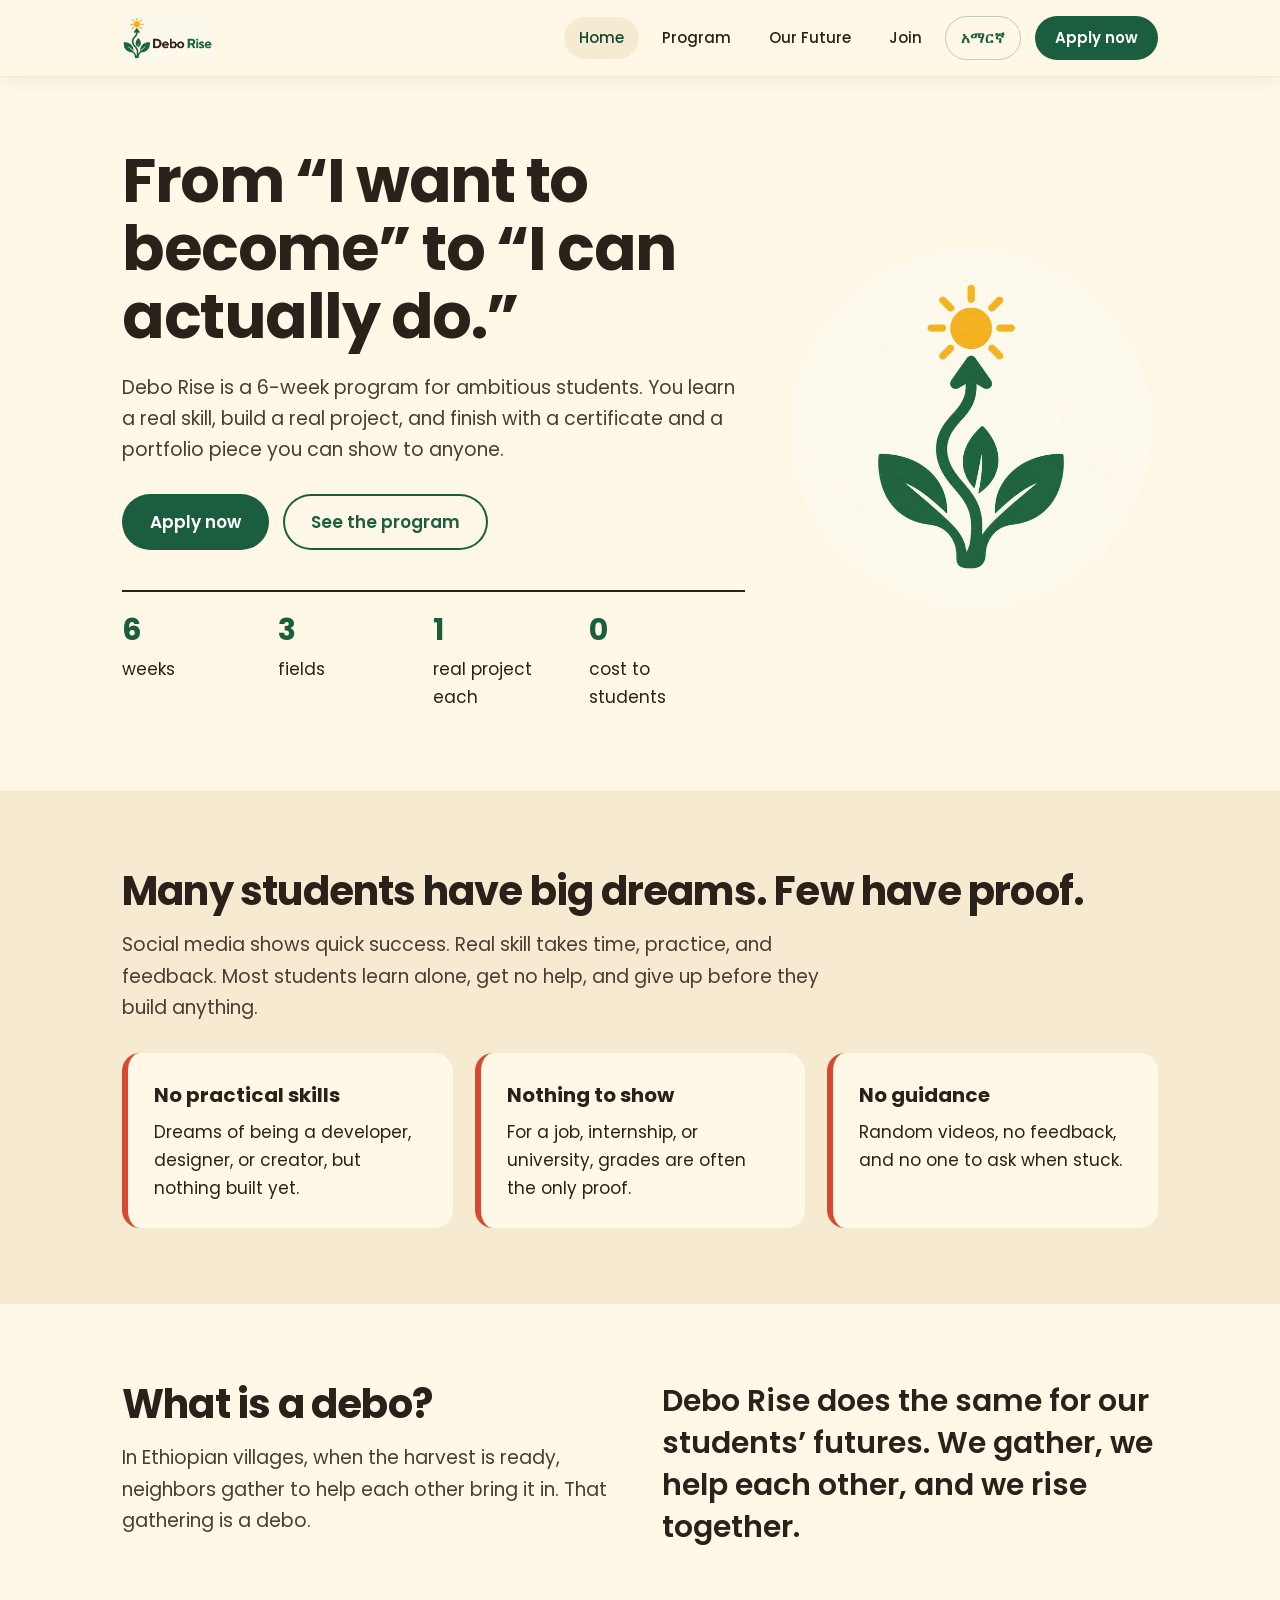
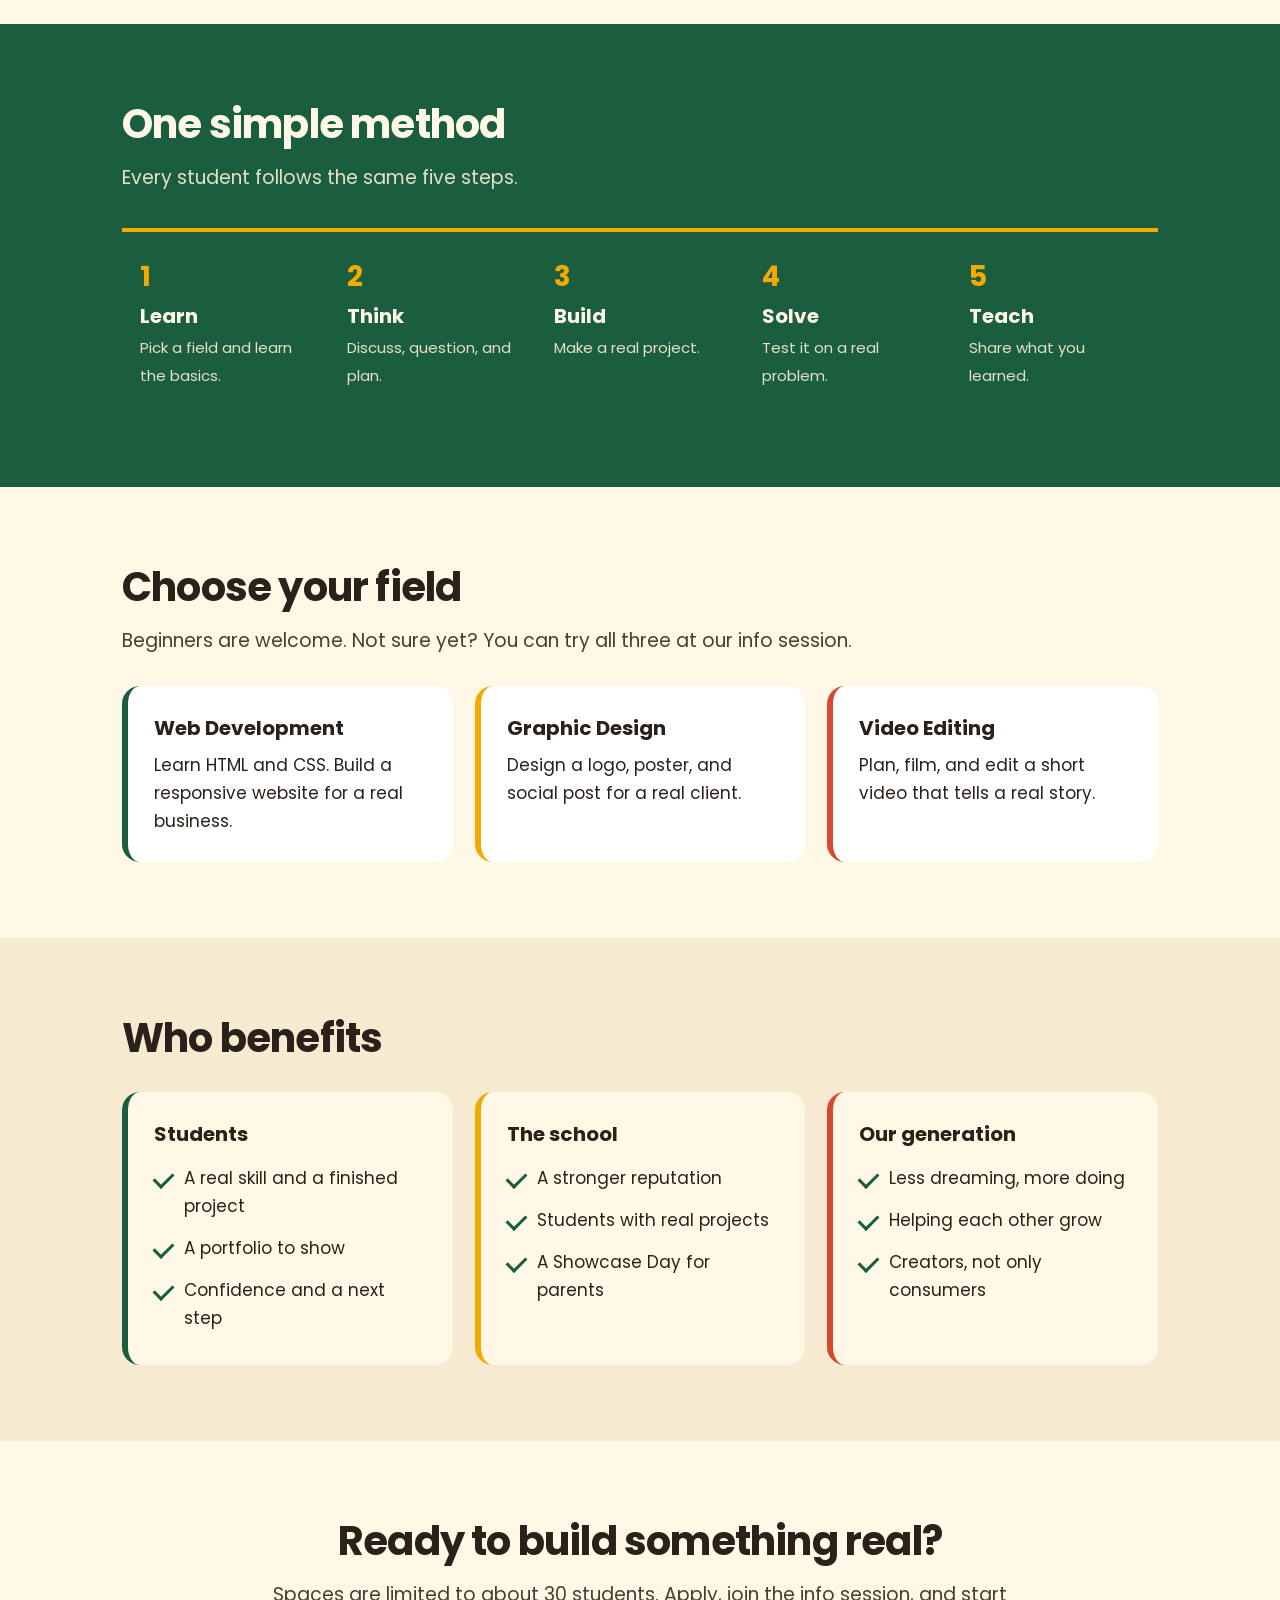
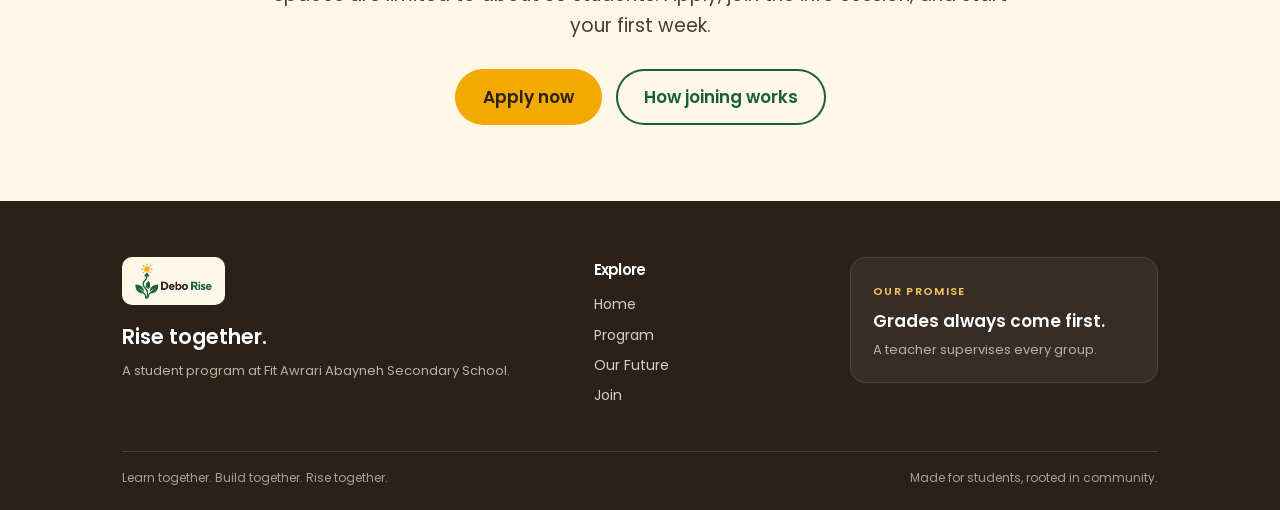
<file: index.html>
<!doctype html>
<html lang="en">
  <head>
    <meta charset="utf-8" />
    <meta name="viewport" content="width=device-width,initial-scale=1" />
    <link rel="icon" href="assets/icon.png" />
    <link rel="preconnect" href="https://fonts.googleapis.com" />
    <link
      href="https://fonts.googleapis.com/css2?family=Poppins:wght@400;500;600;700&family=Noto+Sans+Ethiopic:wght@400;500;600;700&display=swap"
      rel="stylesheet"
    />
    <link rel="stylesheet" href="style.css" />
    <title>Debo Rise: Rise together</title>
    <meta
      name="description"
      content="A 6-week student program where you learn a real skill, build a real project, and finish with proof."
    />
  </head>
  <body>
    <div id="nav"></div>
    <main>
      <section class="hero">
        <div class="wrap hgrid">
          <div>
            <h1 data-i18n="home.heroTitle">From “I want to become” to “I can actually do.”</h1>
            <p class="lead" data-i18n="home.heroLead" style="margin-top: 20px">
              Debo Rise is a 6-week program for ambitious students. You learn a
              real skill, build a real project, and finish with a certificate
              and a portfolio piece you can show to anyone.
            </p>
            <div class="cta">
              <a class="btn" data-apply data-i18n="home.apply" href="#">Apply now</a
              ><a class="btn alt" data-i18n="home.program" href="program.html">See the program</a>
            </div>
            <div class="facts">
              <div><b>6</b><span data-i18n="home.factsWeeks">weeks</span></div>
              <div><b>3</b><span data-i18n="home.factsFields">fields</span></div>
              <div><b>1</b><span data-i18n="home.factsProject">real project each</span></div>
              <div><b>0</b><span data-i18n="home.factsCost">cost to students</span></div>
            </div>
          </div>
          <img
            src="assets/icon.png"
            alt="A green sprout growing toward the sun"
          />
        </div>
      </section>
      <section class="tint">
        <div class="wrap">
          <h2 data-i18n="home.problemTitle">Many students have big dreams. Few have proof.</h2>
          <p class="lead" data-i18n="home.problemLead">
            Social media shows quick success. Real skill takes time, practice,
            and feedback. Most students learn alone, get no help, and give up
            before they build anything.
          </p>
          <div class="grid">
            <div class="card t">
              <h3 data-i18n="home.problemSkill">No practical skills</h3>
              <p data-i18n="home.problemSkillText">
                Dreams of being a developer, designer, or creator, but nothing
                built yet.
              </p>
            </div>
            <div class="card t">
              <h3 data-i18n="home.problemShow">Nothing to show</h3>
              <p data-i18n="home.problemShowText">
                For a job, internship, or university, grades are often the only
                proof.
              </p>
            </div>
            <div class="card t">
              <h3 data-i18n="home.problemGuidance">No guidance</h3>
              <p data-i18n="home.problemGuidanceText">Random videos, no feedback, and no one to ask when stuck.</p>
            </div>
          </div>
        </div>
      </section>
      <section>
        <div class="wrap two">
          <div>
            <h2 data-i18n="home.deboTitle">What is a debo?</h2>
            <p class="lead" data-i18n="home.deboLead">
              In Ethiopian villages, when the harvest is ready, neighbors gather
              to help each other bring it in. That gathering is a debo.
            </p>
          </div>
          <div>
            <p class="quote" data-i18n="home.deboQuote">
              Debo Rise does the same for our students’ futures. We gather, we
              help each other, and we rise together.
            </p>
          </div>
        </div>
      </section>
      <section class="dark">
        <div class="wrap">
          <h2 data-i18n="home.methodTitle">One simple method</h2>
          <p class="lead" data-i18n="home.methodLead">Every student follows the same five steps.</p>
          <div class="steps">
            <div>
              <b data-i18n="home.learn">Learn</b><span data-i18n="home.learnText">Pick a field and learn the basics.</span>
            </div>
            <div><b data-i18n="home.think">Think</b><span data-i18n="home.thinkText">Discuss, question, and plan.</span></div>
            <div><b data-i18n="home.build">Build</b><span data-i18n="home.buildText">Make a real project.</span></div>
            <div><b data-i18n="home.solve">Solve</b><span data-i18n="home.solveText">Test it on a real problem.</span></div>
            <div><b data-i18n="home.teach">Teach</b><span data-i18n="home.teachText">Share what you learned.</span></div>
          </div>
        </div>
      </section>
      <section>
        <div class="wrap">
          <h2 data-i18n="home.fieldsTitle">Choose your field</h2>
          <p class="lead" data-i18n="home.fieldsLead">
            Beginners are welcome. Not sure yet? You can try all three at our
            info session.
          </p>
          <div class="grid">
            <div class="card">
              <h3 data-i18n="home.web">Web Development</h3>
              <p data-i18n="home.webText">
                Learn HTML and CSS. Build a responsive website for a real
                business.
              </p>
            </div>
            <div class="card y">
              <h3 data-i18n="home.graphic">Graphic Design</h3>
              <p data-i18n="home.graphicText">Design a logo, poster, and social post for a real client.</p>
            </div>
            <div class="card t">
              <h3 data-i18n="home.video">Video Editing</h3>
              <p data-i18n="home.videoText">Plan, film, and edit a short video that tells a real story.</p>
            </div>
          </div>
        </div>
      </section>
      <section class="tint">
        <div class="wrap">
          <h2 data-i18n="home.benefitsTitle">Who benefits</h2>
          <div class="grid">
            <div class="card">
              <h3 data-i18n="home.student">Students</h3>
              <ul class="tick" data-i18n-list="home.studentList">
                <li>A real skill and a finished project</li>
                <li>A portfolio to show</li>
                <li>Confidence and a next step</li>
              </ul>
            </div>
            <div class="card y">
              <h3 data-i18n="home.school">The school</h3>
              <ul class="tick" data-i18n-list="home.schoolList">
                <li>A stronger reputation</li>
                <li>Students with real projects</li>
                <li>A Showcase Day for parents</li>
              </ul>
            </div>
            <div class="card t">
              <h3 data-i18n="home.generation">Our generation</h3>
              <ul class="tick" data-i18n-list="home.generationList">
                <li>Less dreaming, more doing</li>
                <li>Helping each other grow</li>
                <li>Creators, not only consumers</li>
              </ul>
            </div>
          </div>
        </div>
      </section>
      <section>
        <div class="wrap" style="text-align: center">
          <h2 data-i18n="home.readyTitle">Ready to build something real?</h2>
          <p class="lead" data-i18n="home.readyLead" style="margin: 0 auto">
            Spaces are limited to about 30 students. Apply, join the info
            session, and start your first week.
          </p>
          <div class="cta" style="justify-content: center">
            <a class="btn gold" data-apply data-i18n="home.ctaTitle" href="#">Apply now</a
            ><a class="btn alt" data-i18n="home.ctaAlt" href="join.html">How joining works</a>
          </div>
        </div>
      </section>
    </main>
    <div id="foot"></div>
    <script src="script.js"></script>
  </body>
</html>
</file>
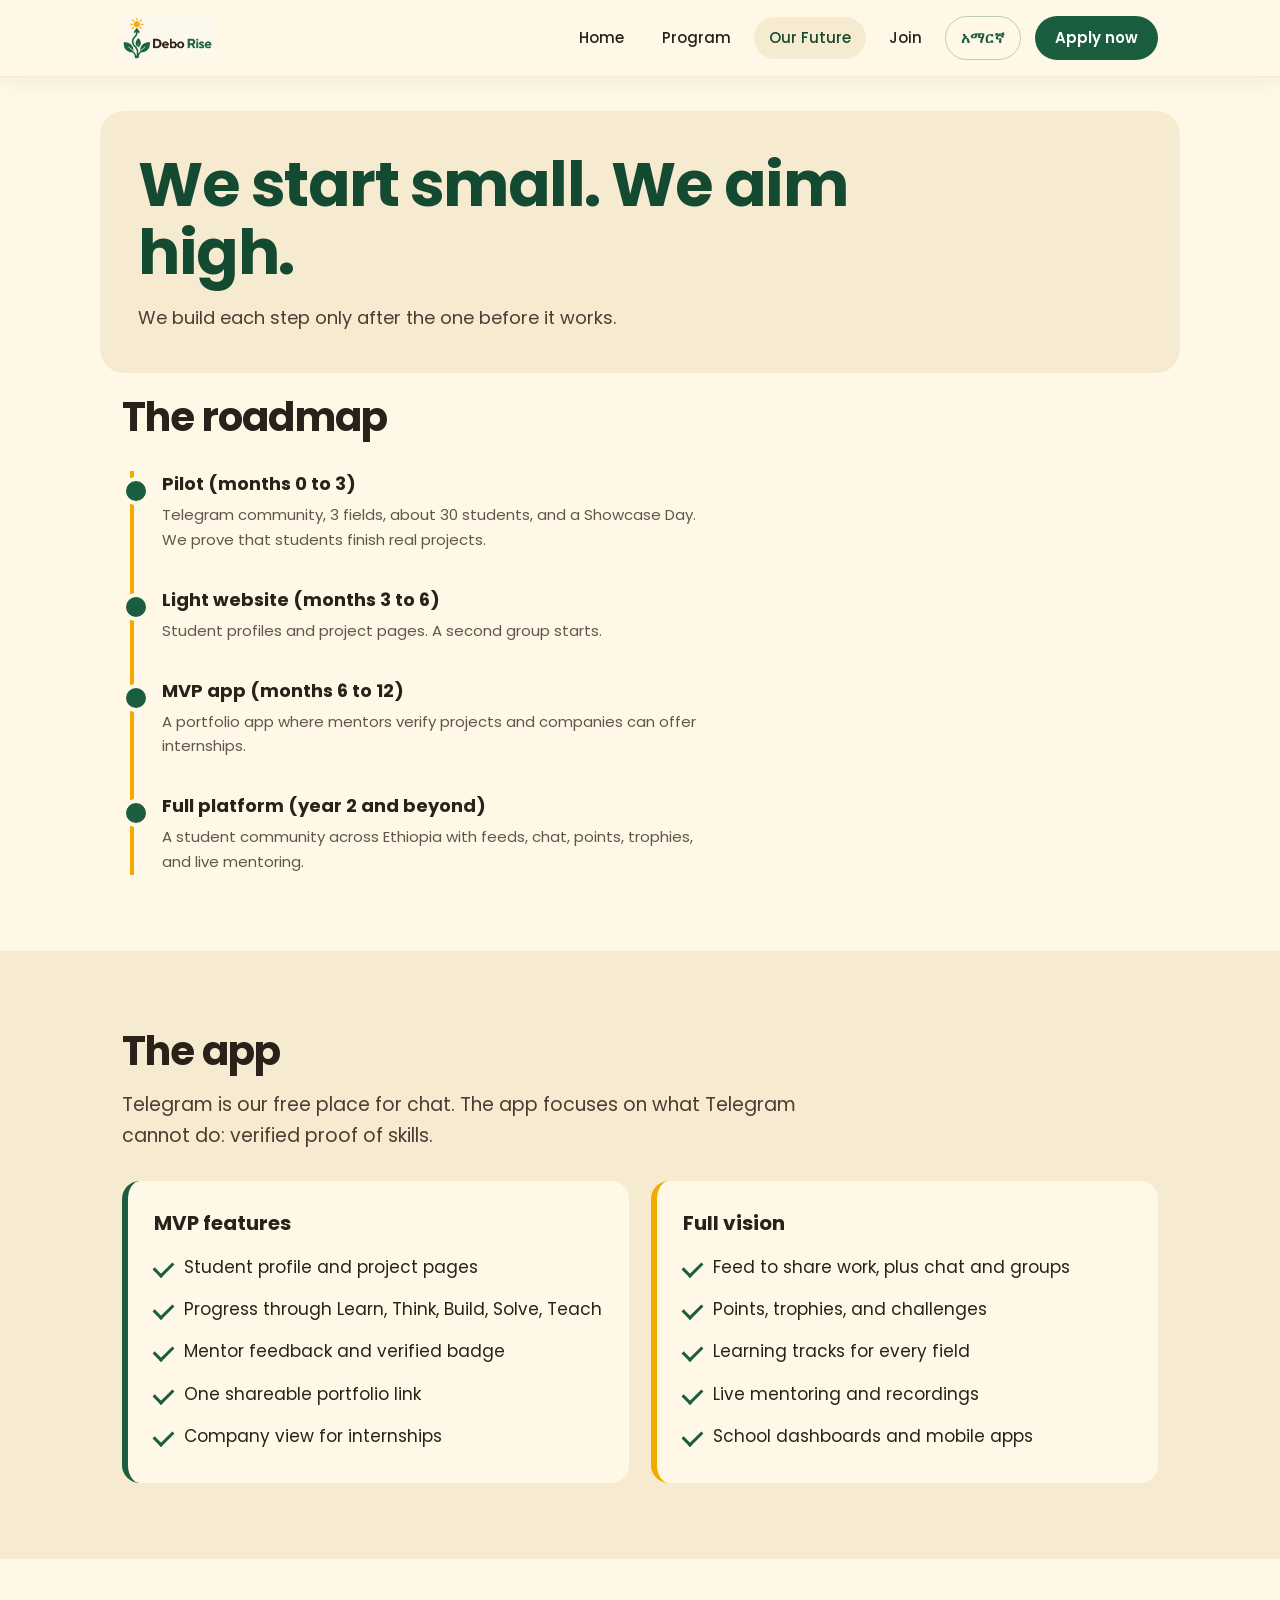
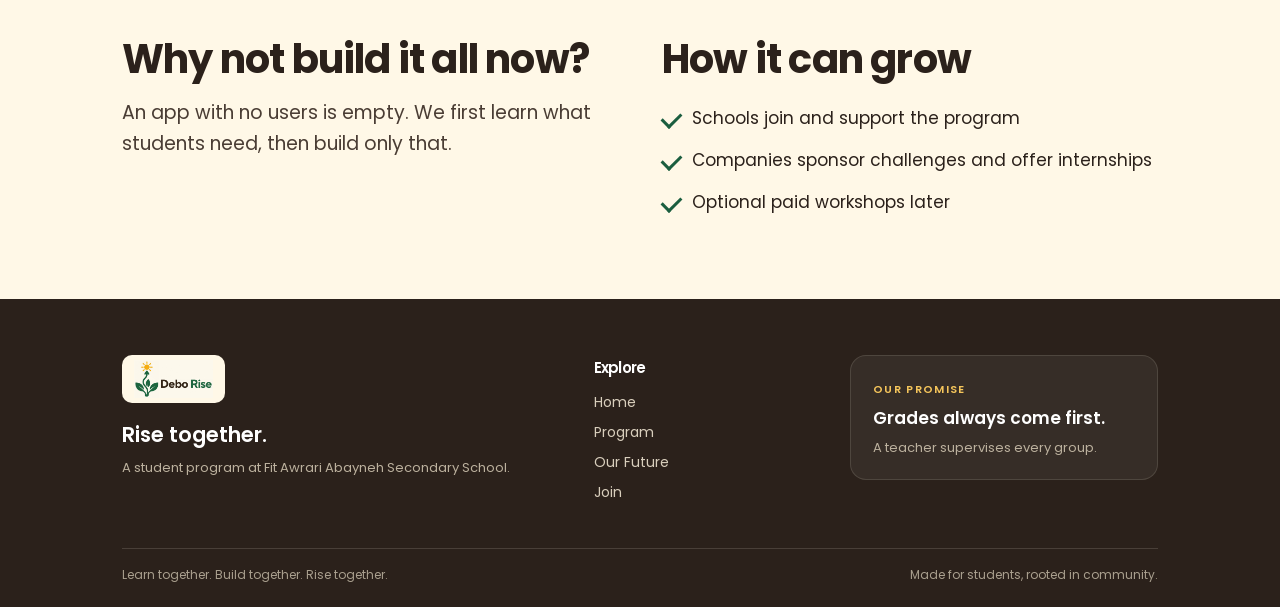
<file: future.html>
<!doctype html>
<html lang="en">
  <head>
    <meta charset="utf-8" />
    <meta name="viewport" content="width=device-width,initial-scale=1" />
    <link rel="icon" href="assets/icon.png" />
    <link rel="preconnect" href="https://fonts.googleapis.com" />
    <link
      href="https://fonts.googleapis.com/css2?family=Poppins:wght@400;500;600;700&family=Noto+Sans+Ethiopic:wght@400;500;600;700&display=swap"
      rel="stylesheet"
    />
    <link rel="stylesheet" href="style.css" />
    <title>Our Future | Debo Rise</title>
  </head>
  <body>
    <div id="nav"></div>
    <main>
      <div class="wrap pagehead">
        <h1 data-i18n="future.hero">We start small. We aim high.</h1>
        <p class="lead" data-i18n="future.lead" style="margin-top: 16px">
          We build each step only after the one before it works.
        </p>
      </div>
      <section style="padding-top: 20px">
        <div class="wrap">
          <h2 data-i18n="future.roadmap">The roadmap</h2>
          <div class="road">
            <div>
              <h3 data-i18n="future.pilot">Pilot (months 0 to 3)</h3>
              <p data-i18n="future.pilotText">
                Telegram community, 3 fields, about 30 students, and a Showcase
                Day. We prove that students finish real projects.
              </p>
            </div>
            <div>
              <h3 data-i18n="future.light">Light website (months 3 to 6)</h3>
              <p data-i18n="future.lightText">Student profiles and project pages. A second group starts.</p>
            </div>
            <div>
              <h3 data-i18n="future.mvpApp">MVP app (months 6 to 12)</h3>
              <p data-i18n="future.mvpText">
                A portfolio app where mentors verify projects and companies can
                offer internships.
              </p>
            </div>
            <div>
              <h3 data-i18n="future.fullPlatform">Full platform (year 2 and beyond)</h3>
              <p data-i18n="future.fullText">
                A student community across Ethiopia with feeds, chat, points,
                trophies, and live mentoring.
              </p>
            </div>
          </div>
        </div>
      </section>
      <section class="tint">
        <div class="wrap">
          <h2 data-i18n="future.app">The app</h2>
          <p class="lead" data-i18n="future.appLead">
            Telegram is our free place for chat. The app focuses on what
            Telegram cannot do: verified proof of skills.
          </p>
          <div class="grid">
            <div class="card">
              <h3 data-i18n="future.mvp">MVP features</h3>
              <ul class="tick" data-i18n-list="future.mvpList">
                <li>Student profile and project pages</li>
                <li>Progress through Learn, Think, Build, Solve, Teach</li>
                <li>Mentor feedback and verified badge</li>
                <li>One shareable portfolio link</li>
                <li>Company view for internships</li>
              </ul>
            </div>
            <div class="card y">
              <h3 data-i18n="future.full">Full vision</h3>
              <ul class="tick" data-i18n-list="future.fullList">
                <li>Feed to share work, plus chat and groups</li>
                <li>Points, trophies, and challenges</li>
                <li>Learning tracks for every field</li>
                <li>Live mentoring and recordings</li>
                <li>School dashboards and mobile apps</li>
              </ul>
            </div>
          </div>
        </div>
      </section>
      <section>
        <div class="wrap two">
          <div>
            <h2 data-i18n="future.why">Why not build it all now?</h2>
            <p class="lead" data-i18n="future.whyLead">
              An app with no users is empty. We first learn what students need,
              then build only that.
            </p>
          </div>
          <div>
            <h2 data-i18n="future.how">How it can grow</h2>
            <ul class="tick" data-i18n-list="future.growList">
              <li>Schools join and support the program</li>
              <li>Companies sponsor challenges and offer internships</li>
              <li>Optional paid workshops later</li>
            </ul>
          </div>
        </div>
      </section>
    </main>
    <div id="foot"></div>
    <script src="script.js"></script>
  </body>
</html>
</file>
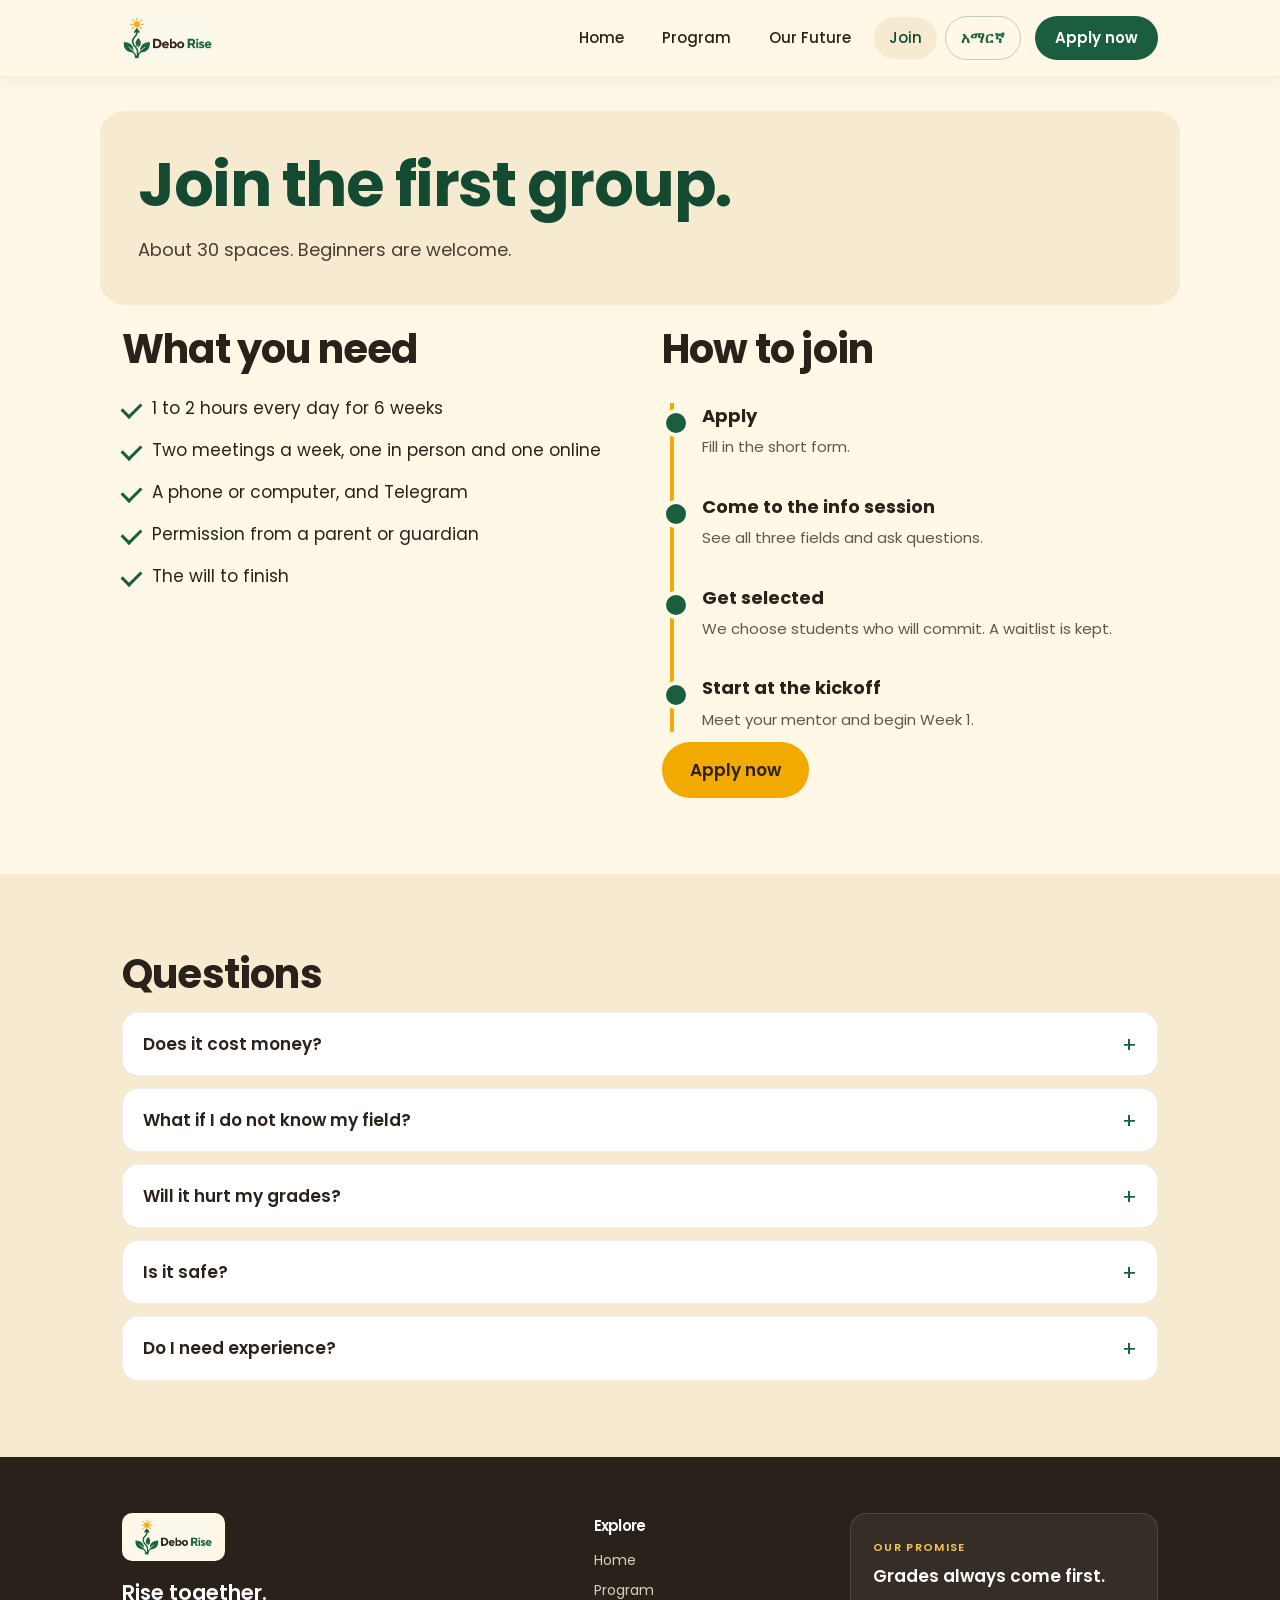
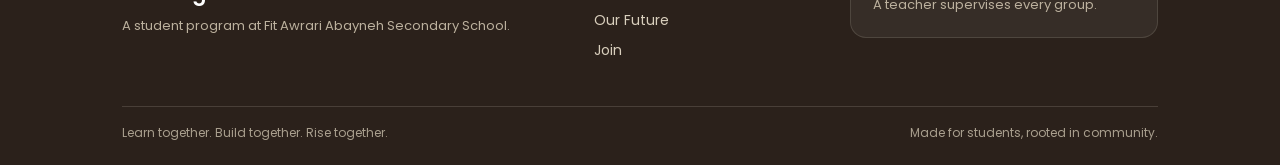
<file: join.html>
<!doctype html>
<html lang="en">
  <head>
    <meta charset="utf-8" />
    <meta name="viewport" content="width=device-width,initial-scale=1" />
    <link rel="icon" href="assets/icon.png" />
    <link rel="preconnect" href="https://fonts.googleapis.com" />
    <link
      href="https://fonts.googleapis.com/css2?family=Poppins:wght@400;500;600;700&family=Noto+Sans+Ethiopic:wght@400;500;600;700&display=swap"
      rel="stylesheet"
    />
    <link rel="stylesheet" href="style.css" />
    <title>Join | Debo Rise</title>
  </head>
  <body>
    <div id="nav"></div>
    <main>
      <div class="wrap pagehead">
        <h1 data-i18n="page.join.hero">Join the first group.</h1>
        <p class="lead" data-i18n="page.join.lead" style="margin-top: 16px">
          About 30 spaces. Beginners are welcome.
        </p>
      </div>
      <section style="padding-top: 20px">
        <div class="wrap two">
          <div>
            <h2 data-i18n="page.join.requirements">What you need</h2>
            <ul class="tick" data-i18n-list="page.join.requirementsList">
              <li>1 to 2 hours every day for 6 weeks</li>
              <li>Two meetings a week, one in person and one online</li>
              <li>A phone or computer, and Telegram</li>
              <li>Permission from a parent or guardian</li>
              <li>The will to finish</li>
            </ul>
          </div>
          <div>
            <h2 data-i18n="page.join.how">How to join</h2>
            <div class="road">
              <div>
                <h3 data-i18n="page.join.apply">Apply</h3>
                <p data-i18n="page.join.applyText">Fill in the short form.</p>
              </div>
              <div>
                <h3 data-i18n="page.join.info">Come to the info session</h3>
                <p data-i18n="page.join.infoText">See all three fields and ask questions.</p>
              </div>
              <div>
                <h3 data-i18n="page.join.selected">Get selected</h3>
                <p data-i18n="page.join.selectedText">We choose students who will commit. A waitlist is kept.</p>
              </div>
              <div>
                <h3 data-i18n="page.join.start">Start at the kickoff</h3>
                <p data-i18n="page.join.startText">Meet your mentor and begin Week 1.</p>
              </div>
            </div>
            <p style="margin-top: 10px">
              <a class="btn gold" data-apply data-i18n="nav.apply" href="#">Apply now</a>
            </p>
          </div>
        </div>
      </section>
      <section class="tint">
        <div class="wrap">
          <h2 data-i18n="page.join.questions">Questions</h2>
          <details>
            <summary data-i18n="faq.cost">Does it cost money?</summary>
            <p data-i18n="faq.costA">No. The pilot is free for students.</p>
          </details>
          <details>
            <summary data-i18n="faq.field">What if I do not know my field?</summary>
            <p data-i18n="faq.fieldA">
              Come to the info session. You will try a short demo of each field
              before you choose.
            </p>
          </details>
          <details>
            <summary data-i18n="faq.grades">Will it hurt my grades?</summary>
            <p data-i18n="faq.gradesA">
              Grades come first. All activities are outside class hours, and you
              can pause if you need to.
            </p>
          </details>
          <details>
            <summary data-i18n="faq.safe">Is it safe?</summary>
            <p data-i18n="faq.safeA">
              A teacher is in every group. Mentors answer only in the groups,
              never in private chats. Parents are informed.
            </p>
          </details>
          <details>
            <summary data-i18n="faq.exp">Do I need experience?</summary>
            <p data-i18n="faq.expA">No. Every lesson starts from zero.</p>
          </details>
        </div>
      </section>
    </main>
    <div id="foot"></div>
    <script src="script.js"></script>
  </body>
</html>
</file>
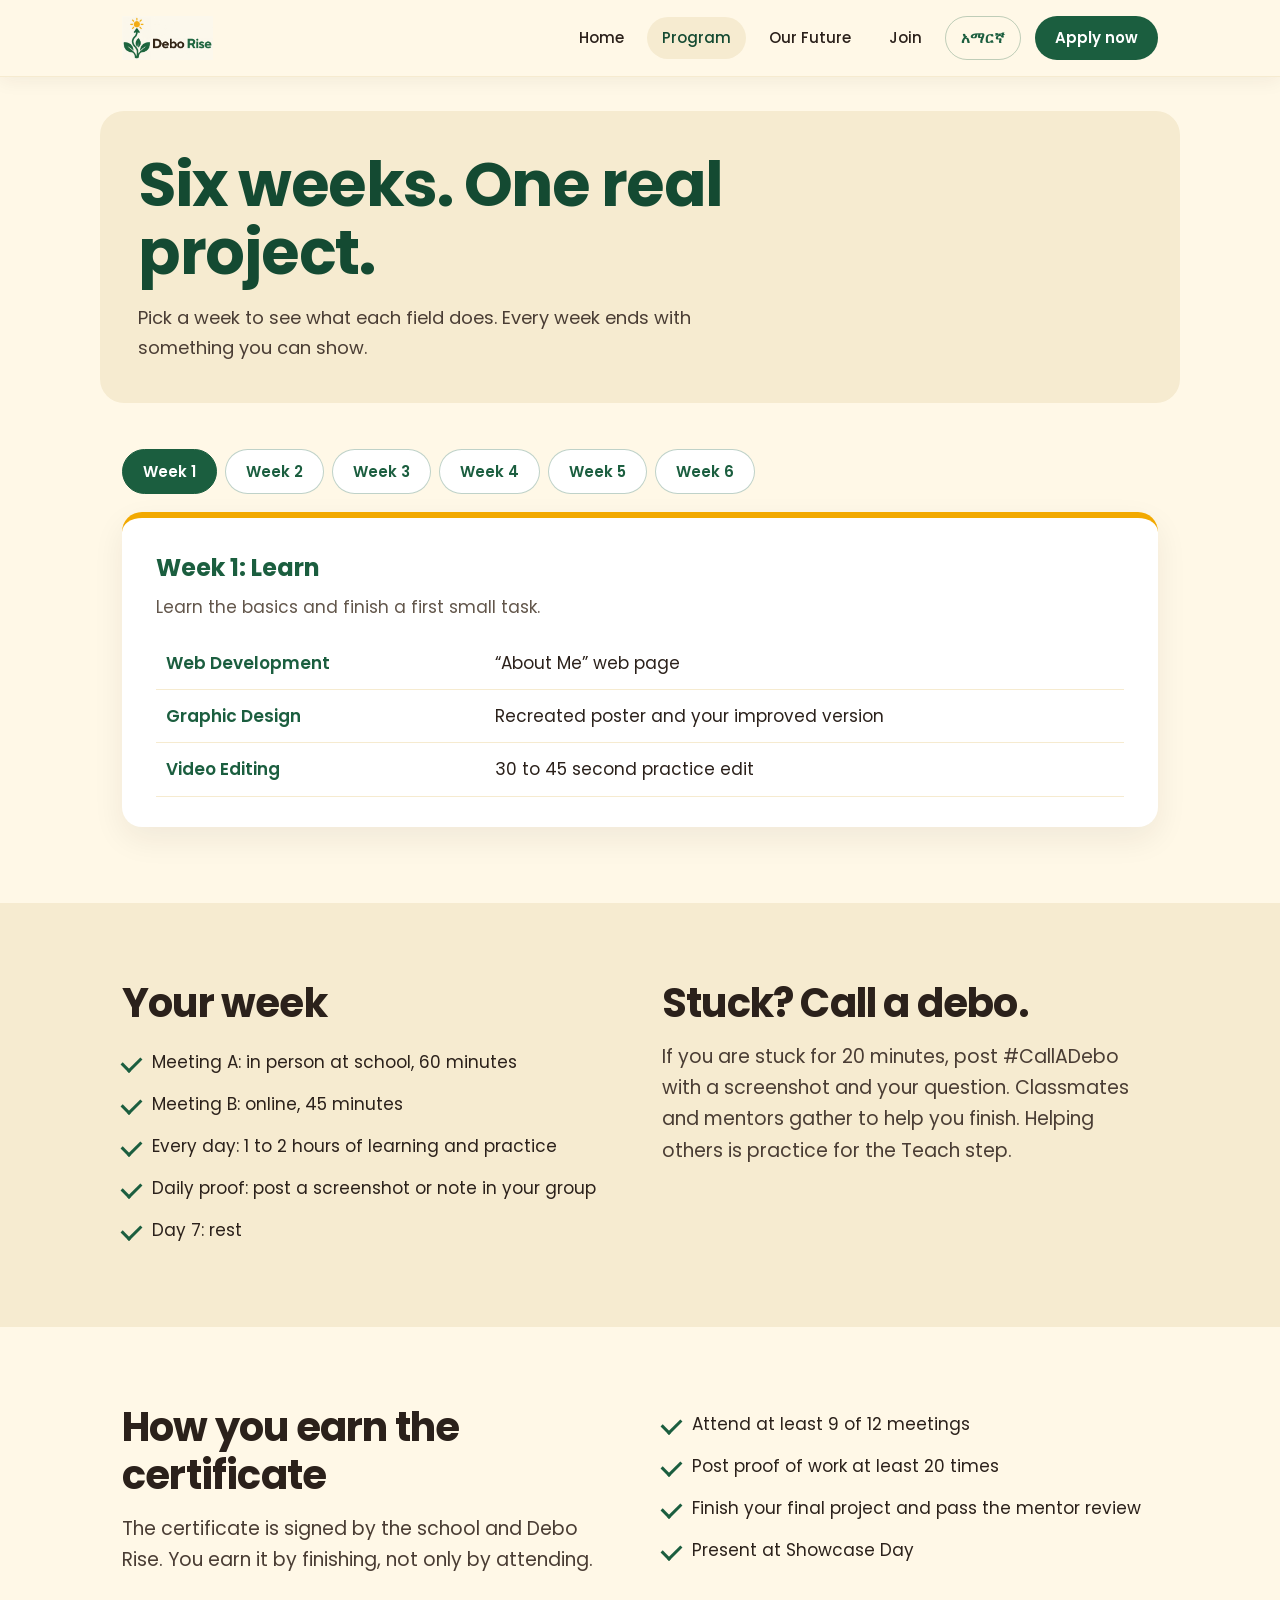
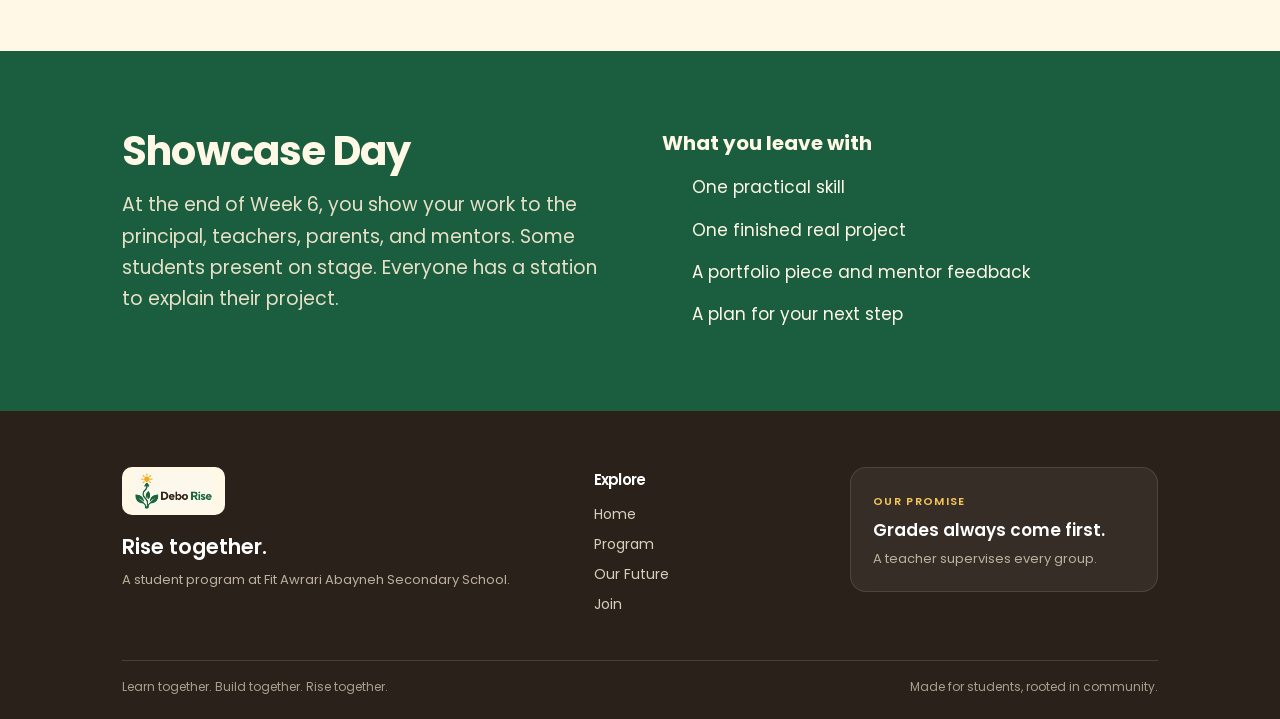
<file: program.html>
<!doctype html>
<html lang="en">
  <head>
    <meta charset="utf-8" />
    <meta name="viewport" content="width=device-width,initial-scale=1" />
    <link rel="icon" href="assets/icon.png" />
    <link rel="preconnect" href="https://fonts.googleapis.com" />
    <link
      href="https://fonts.googleapis.com/css2?family=Poppins:wght@400;500;600;700&family=Noto+Sans+Ethiopic:wght@400;500;600;700&display=swap"
      rel="stylesheet"
    />
    <link rel="stylesheet" href="style.css" />
    <title>The Program | Debo Rise</title>
  </head>
  <body>
    <div id="nav"></div>
    <main>
      <div class="wrap pagehead">
        <h1 data-i18n="week.heading">Six weeks. One real project.</h1>
        <p class="lead" data-i18n="week.subtitle" style="margin-top: 16px">
          Pick a week to see what each field does. Every week ends with
          something you can show.
        </p>
      </div>
      <section style="padding-top: 20px">
        <div class="wrap">
          <div
            class="tabs"
            id="tabs"
            role="group"
            aria-label="Choose a week"
            data-i18n-aria="week.choose"
          ></div>
          <div id="wk" aria-live="polite"></div>
        </div>
      </section>
      <section class="tint">
        <div class="wrap two">
          <div>
            <h2 data-i18n="week.yourWeek">Your week</h2>
            <ul class="tick">
              <li data-i18n="week.schedule1">Meeting A: in person at school, 60 minutes</li>
              <li data-i18n="week.schedule2">Meeting B: online, 45 minutes</li>
              <li data-i18n="week.schedule3">Every day: 1 to 2 hours of learning and practice</li>
              <li data-i18n="week.schedule4">Daily proof: post a screenshot or note in your group</li>
              <li data-i18n="week.schedule5">Day 7: rest</li>
            </ul>
          </div>
          <div>
            <h2 data-i18n="week.stuck">Stuck? Call a debo.</h2>
            <p class="lead" data-i18n="week.stuckLead">
              If you are stuck for 20 minutes, post #CallADebo with a screenshot
              and your question. Classmates and mentors gather to help you
              finish. Helping others is practice for the Teach step.
            </p>
          </div>
        </div>
      </section>
      <section>
        <div class="wrap two">
          <div>
            <h2 data-i18n="week.certificate">How you earn the certificate</h2>
            <p class="lead" data-i18n="week.certificateLead">
              The certificate is signed by the school and Debo Rise. You earn it
              by finishing, not only by attending.
            </p>
          </div>
          <ul class="tick" data-i18n-list="week.certificateList">
            <li>Attend at least 9 of 12 meetings</li>
            <li>Post proof of work at least 20 times</li>
            <li>Finish your final project and pass the mentor review</li>
            <li>Present at Showcase Day</li>
          </ul>
        </div>
      </section>
      <section class="dark">
        <div class="wrap two">
          <div>
            <h2 data-i18n="week.showcase">Showcase Day</h2>
            <p class="lead" data-i18n="week.showcaseLead">
              At the end of Week 6, you show your work to the principal,
              teachers, parents, and mentors. Some students present on stage.
              Everyone has a station to explain their project.
            </p>
          </div>
          <div>
            <h3 data-i18n="week.leave">What you leave with</h3>
            <ul class="tick" data-i18n-list="week.leaveList">
              <li>One practical skill</li>
              <li>One finished real project</li>
              <li>A portfolio piece and mentor feedback</li>
              <li>A plan for your next step</li>
            </ul>
          </div>
        </div>
      </section>
    </main>
    <div id="foot"></div>
    <script src="script.js"></script>
  </body>
</html>
</file>
<file: style.css>
:root {
  --g: #1b5e3f;
  --g2: #144a32;
  --y: #f2a900;
  --b: #2b211b;
  --c: #fff8e7;
  --c2: #f6ebd0;
  --t: #d64933;
  --w: #fff;
}
* {
  box-sizing: border-box;
  margin: 0;
}
html {
  scroll-behavior: smooth;
}
body {
  font-family: "Poppins", system-ui, sans-serif;
  background: var(--c);
  color: var(--b);
  line-height: 1.65;
  font-size: 17px;
}
html[lang="am"] body {
  font-family: "Noto Sans Ethiopic", "Nyala", system-ui, sans-serif;
  line-height: 1.8;
}
img {
  max-width: 100%;
  display: block;
}
a {
  color: inherit;
}
:focus-visible {
  outline: 3px solid var(--y);
  outline-offset: 3px;
}
.wrap {
  max-width: 1080px;
  margin: auto;
  padding: 0 22px;
}
header {
  position: sticky;
  top: 0;
  z-index: 9;
  background: var(--c);
  border-bottom: 1px solid var(--c2);
  box-shadow: 0 4px 18px rgba(43, 33, 27, 0.06);
}
.bar {
  display: flex;
  align-items: center;
  justify-content: space-between;
  height: 76px;
}
.bar img {
  height: 44px;
  width: auto;
}
header nav {
  display: flex;
  gap: 8px;
  align-items: center;
}
header nav a {
  text-decoration: none;
  padding: 9px 15px;
  border-radius: 99px;
  font-weight: 500;
  font-size: 15px;
  transition:
    background-color 160ms ease,
    color 160ms ease;
}
header nav .lang-toggle {
  background: transparent;
  border: 1px solid rgba(27, 94, 63, 0.28);
  border-radius: 99px;
  color: var(--g);
  cursor: pointer;
  font: inherit;
  font-size: 15px;
  font-weight: 600;
  padding: 9px 15px;
  transition:
    background-color 160ms ease,
    color 160ms ease,
    border-color 160ms ease;
}
header nav .lang-toggle:hover {
  background: var(--c2);
  border-color: var(--g);
}
header nav a:hover,
header nav a.on {
  background: var(--c2);
  color: var(--g2);
}
header nav a.btn {
  background: var(--g);
  color: var(--w);
  padding: 10px 20px;
  margin-left: 6px;
}
header nav a.btn:hover {
  background: var(--g2);
}
#mb {
  display: none;
  background: var(--g);
  border: 1px solid var(--g);
  color: var(--w);
  border-radius: 99px;
  padding: 8px 16px;
  font:
    600 15px Poppins,
    sans-serif;
  cursor: pointer;
}
.btn {
  display: inline-block;
  background: var(--g);
  color: var(--w);
  text-decoration: none;
  font-weight: 600;
  padding: 14px 28px;
  border-radius: 99px;
  transition: 0.2s;
}
.btn:hover {
  background: var(--g2);
  transform: translateY(-2px);
}
.btn.alt {
  background: transparent;
  color: var(--g);
  box-shadow: inset 0 0 0 2px var(--g);
}
.btn.alt:hover {
  background: var(--g);
  color: var(--w);
}
.btn.gold {
  background: var(--y);
  color: var(--b);
}
h1 {
  font-size: clamp(36px, 6vw, 62px);
  line-height: 1.1;
  letter-spacing: -1.5px;
  font-weight: 700;
}
h2 {
  font-size: clamp(28px, 4vw, 40px);
  line-height: 1.2;
  letter-spacing: -0.8px;
  margin-bottom: 14px;
}
h3 {
  font-size: 20px;
  margin-bottom: 6px;
}
p {
  max-width: 62ch;
}
.lead {
  font-size: 19px;
  color: #4a3d34;
}
section {
  padding: 76px 0;
}
.tint {
  background: var(--c2);
}
.hero {
  padding: 70px 0 80px;
}
.hgrid {
  display: grid;
  grid-template-columns: 1.25fr 0.75fr;
  gap: 40px;
  align-items: center;
}
.hero h1 em {
  font-style: normal;
  color: var(--g);
}
.cta {
  display: flex;
  gap: 14px;
  flex-wrap: wrap;
  margin-top: 28px;
}
.hero img {
  width: 100%;
  max-width: 360px;
  margin: auto;
  border-radius: 50%;
  animation: rise 1.4s cubic-bezier(0.2, 0.8, 0.2, 1) both;
}
@keyframes rise {
  from {
    transform: translateY(40px) scale(0.94);
    opacity: 0;
  }
  to {
    transform: none;
    opacity: 1;
  }
}
.facts {
  display: flex;
  flex-wrap: wrap;
  gap: 0;
  margin-top: 40px;
  border-top: 2px solid var(--b);
}
.facts div {
  flex: 1 1 150px;
  padding: 14px 18px 0 0;
}
.facts b {
  display: block;
  font-size: 30px;
  color: var(--g);
}
.grid {
  display: grid;
  grid-template-columns: repeat(auto-fit, minmax(250px, 1fr));
  gap: 22px;
  margin-top: 30px;
}
.card {
  background: var(--w);
  border-radius: 18px;
  padding: 26px;
  border-left: 6px solid var(--g);
}
.card.y {
  border-color: var(--y);
}
.card.t {
  border-color: var(--t);
}
.tint .card {
  background: var(--c);
}
.dark {
  background: var(--g);
  color: var(--c);
}
.dark .lead {
  color: #e6e0c8;
}
.steps {
  display: grid;
  grid-template-columns: repeat(5, 1fr);
  gap: 0;
  margin-top: 34px;
  counter-reset: s;
}
.steps div {
  position: relative;
  padding: 22px 18px;
  border-top: 4px solid var(--y);
  counter-increment: s;
}
.steps div:before {
  content: counter(s);
  display: block;
  font-weight: 700;
  font-size: 28px;
  color: var(--y);
}
.steps b {
  display: block;
  font-size: 20px;
}
.steps span {
  font-size: 15px;
  color: #e6e0c8;
}
.two {
  display: grid;
  grid-template-columns: 1fr 1fr;
  gap: 44px;
  align-items: start;
}
ul.tick {
  list-style: none;
  padding: 0;
}
ul.tick li {
  padding: 7px 0 7px 30px;
  position: relative;
}
ul.tick li:before {
  content: "";
  position: absolute;
  left: 0;
  top: 15px;
  width: 16px;
  height: 9px;
  border-left: 3px solid var(--g);
  border-bottom: 3px solid var(--g);
  transform: rotate(-45deg);
}
.tabs {
  display: flex;
  gap: 8px;
  flex-wrap: wrap;
  margin: 26px 0 18px;
}
.tabs button {
  font:
    600 15px Poppins,
    sans-serif;
  border: 1px solid rgba(27, 94, 63, 0.28);
  background: var(--w);
  color: var(--g);
  padding: 10px 20px;
  border-radius: 99px;
  cursor: pointer;
  transition:
    background-color 160ms ease,
    color 160ms ease,
    border-color 160ms ease,
    transform 160ms ease;
}
.tabs button:hover {
  border-color: var(--g);
  transform: translateY(-1px);
}
.tabs button[aria-selected="true"] {
  background: var(--g);
  border-color: var(--g);
  color: var(--w);
}
#wk {
  background: var(--w);
  border-radius: 20px;
  padding: 30px 34px;
  border-top: 6px solid var(--y);
  box-shadow: 0 12px 32px rgba(43, 33, 27, 0.07);
}
#wk h3 {
  color: var(--g);
  font-size: 24px;
}
#wk > p {
  color: #62564b;
}
#wk table {
  width: 100%;
  border-collapse: collapse;
  margin-top: 16px;
}
#wk td,
#wk th {
  text-align: left;
  padding: 12px 10px;
  border-bottom: 1px solid var(--c2);
  vertical-align: top;
}
#wk th {
  font-weight: 600;
}
#wk th {
  width: 34%;
  color: var(--g);
}
.road {
  border-left: 4px solid var(--y);
  margin: 30px 0 0 8px;
}
.road div {
  padding: 0 0 34px 28px;
  position: relative;
}
.road div:last-child {
  padding-bottom: 0;
}
.road h3 {
  font-size: 18px;
  line-height: 1.45;
}
.road p {
  color: #62564b;
  font-size: 15px;
}
.road div:before {
  content: "";
  position: absolute;
  left: -12px;
  top: 6px;
  width: 20px;
  height: 20px;
  border-radius: 50%;
  background: var(--g);
  border: 4px solid var(--c);
}
.tint .road div:before {
  border-color: var(--c2);
}
details {
  background: var(--w);
  border: 1px solid rgba(43, 33, 27, 0.08);
  border-radius: 16px;
  padding: 17px 20px;
  margin-top: 12px;
  transition:
    border-color 160ms ease,
    box-shadow 160ms ease;
}
details[open] {
  border-color: rgba(27, 94, 63, 0.28);
  box-shadow: 0 8px 22px rgba(43, 33, 27, 0.05);
}
summary {
  display: flex;
  align-items: center;
  justify-content: space-between;
  font-weight: 600;
  cursor: pointer;
  list-style: none;
}
summary::-webkit-details-marker {
  display: none;
}
summary::after {
  content: "+";
  color: var(--g);
  font-size: 21px;
  font-weight: 400;
  line-height: 1;
  margin-left: 16px;
}
details[open] summary::after {
  content: "−";
}
details p {
  margin-top: 10px;
  color: #62564b;
  font-size: 15px;
}
.quote {
  font-size: clamp(22px, 3vw, 30px);
  line-height: 1.4;
  font-weight: 600;
  max-width: 24em;
}
.pagehead {
  background: var(--c2);
  border-radius: 24px;
  margin-top: 34px;
  padding: 40px 38px;
}
.pagehead h1 {
  max-width: 18ch;
  color: var(--g2);
}
.pagehead .lead {
  max-width: 58ch;
  font-size: 18px;
}
@media (max-width: 600px) {
  .pagehead {
    border-radius: 18px;
    margin: 20px 16px 0;
    padding: 28px 22px;
  }
  #wk {
    padding: 24px 18px;
    overflow-x: auto;
  }
  #wk table {
    min-width: 420px;
  }
}
footer {
  background: var(--b);
  color: #d9cfbd;
  padding: 56px 0 22px;
  font-size: 15px;
}
footer .fg {
  display: grid;
  grid-template-columns: 1.35fr 0.65fr 1fr;
  gap: 56px;
  align-items: start;
  padding-bottom: 42px;
}
footer img {
  height: 48px;
  width: auto;
  background: var(--c);
  padding: 5px 12px;
  border-radius: 10px;
  margin-bottom: 18px;
}
.footer-brand p {
  color: var(--w);
  font-size: 21px;
  font-weight: 600;
  line-height: 1.35;
  margin-bottom: 6px;
}
.footer-brand span,
.footer-promise > span:last-child {
  color: #bcb19e;
  font-size: 13px;
}
.footer-links h2 {
  color: var(--w);
  font-size: 15px;
  font-weight: 600;
  margin: 4px 0 12px;
}
.footer-links nav {
  display: grid;
  justify-items: start;
  gap: 3px;
}
footer a {
  text-decoration: none;
  color: #d9cfbd;
  font-size: 14px;
  padding: 2px 0;
  transition: color 160ms ease;
}
footer a:hover {
  color: var(--y);
}
.footer-promise {
  background: rgba(255, 255, 255, 0.055);
  border: 1px solid rgba(255, 248, 231, 0.12);
  border-radius: 16px;
  padding: 20px 22px;
}
.footer-label {
  display: inline-block;
  color: #f5c55b;
  font-size: 11px;
  font-weight: 600;
  letter-spacing: 0.12em;
  text-transform: uppercase;
  margin-bottom: 8px;
}
.footer-promise p {
  color: var(--w);
  font-size: 17px;
  font-weight: 600;
  line-height: 1.45;
  margin-bottom: 4px;
}
.footer-bottom {
  border-top: 1px solid rgba(255, 248, 231, 0.14);
  display: flex;
  justify-content: space-between;
  gap: 16px;
  padding-top: 16px;
  color: #a99f8e;
  font-size: 12px;
}
@media (max-width: 820px) {
  #mb {
    display: block;
  }
  header nav {
    display: none;
    position: absolute;
    top: 76px;
    left: 0;
    width: 100vw;
    flex-direction: column;
    align-items: stretch;
    background: var(--c);
    gap: 6px;
    padding: 14px 22px 20px;
    border-bottom: 1px solid var(--c2);
    box-shadow: 0 10px 18px rgba(43, 33, 27, 0.08);
  }
  header nav.open {
    display: flex;
  }
  header nav a,
  header nav a.btn,
  header nav .lang-toggle {
    margin-left: 0;
    padding: 11px 14px;
  }
  .hgrid,
  .two {
    grid-template-columns: 1fr;
  }
  .hero img {
    max-width: 240px;
    order: -1;
  }
  .steps {
    grid-template-columns: 1fr;
  }
  footer .fg {
    grid-template-columns: 1fr 1fr;
    gap: 32px 24px;
  }
  .footer-brand {
    grid-column: 1 / -1;
  }
  .footer-bottom {
    flex-direction: column;
    gap: 4px;
  }
  section {
    padding: 56px 0;
  }
  #wk th {
    width: 40%;
  }
}
@media (prefers-reduced-motion: reduce) {
  * {
    animation: none !important;
    transition: none !important;
    scroll-behavior: auto;
  }
}
</file>
